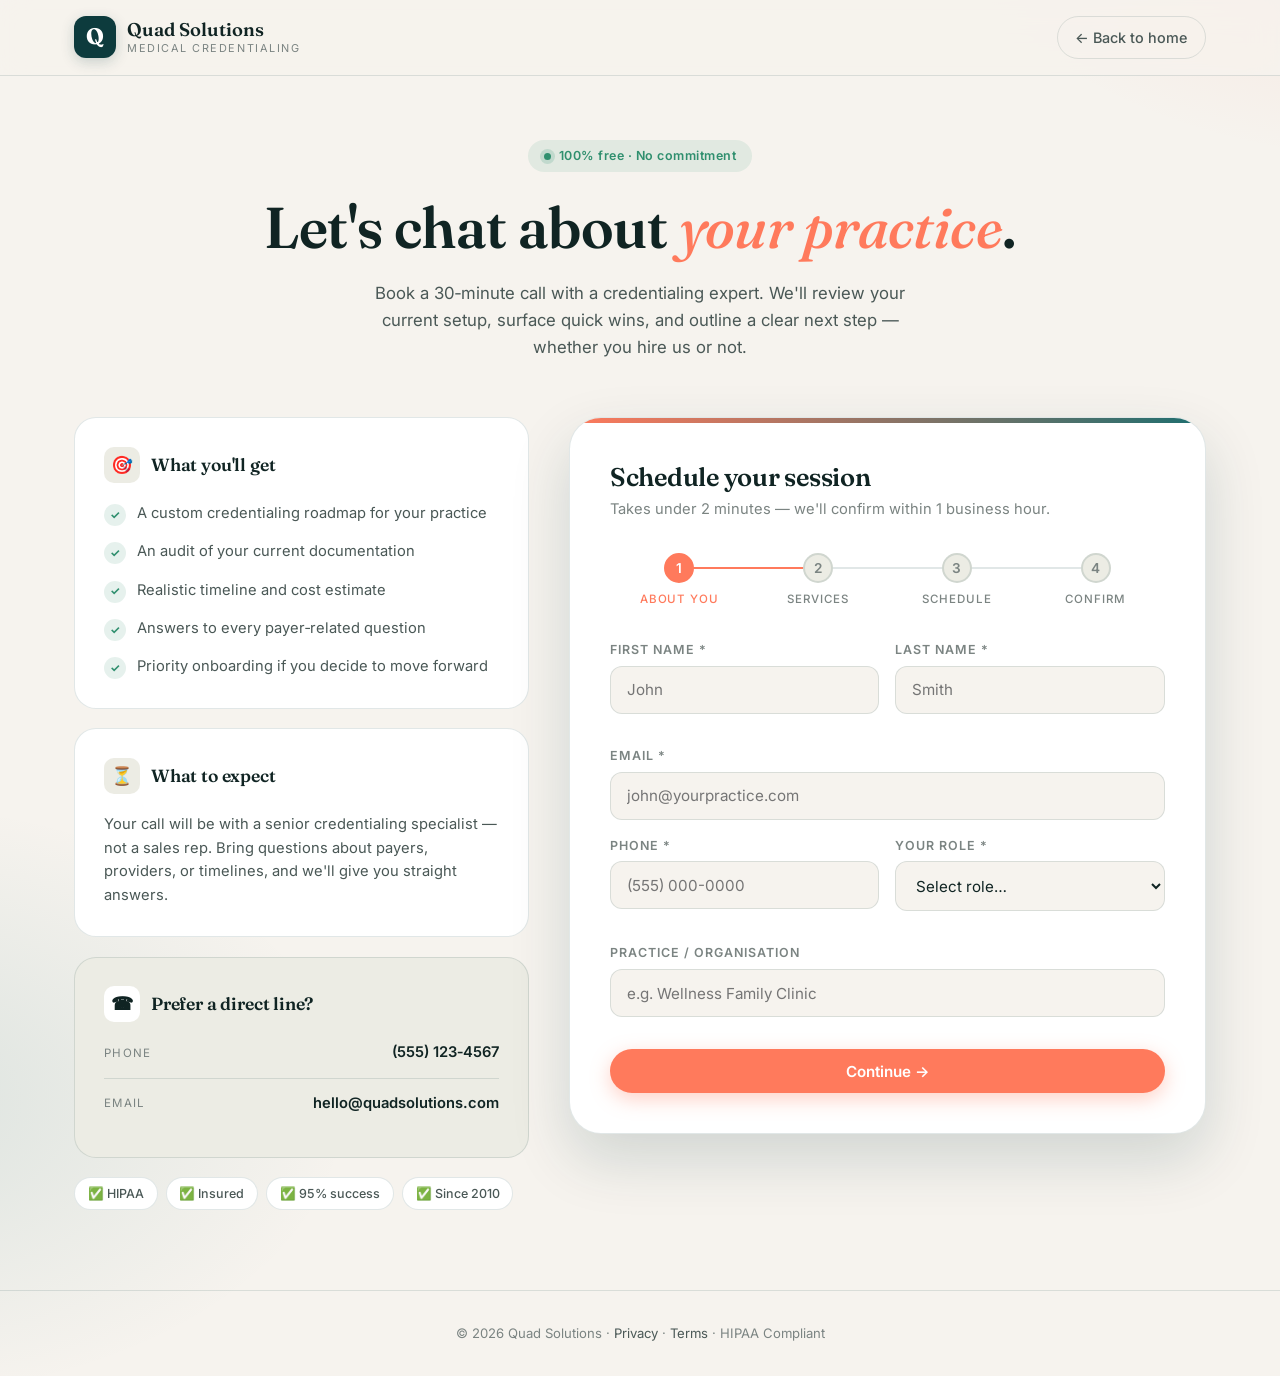
<file: book-consultation.html>
<!doctype html>
<html lang="en">
  <head>
    <meta charset="UTF-8" />
    <meta name="viewport" content="width=device-width, initial-scale=1.0" />
    <title>Book a Free Consultation — Quad Solutions</title>
    <meta
      name="description"
      content="Reserve a free 30-minute consultation with a Quad Solutions credentialing expert."
    />
    <link rel="preconnect" href="https://fonts.googleapis.com" />
    <link rel="preconnect" href="https://fonts.gstatic.com" crossorigin />
    <link
      href="https://fonts.googleapis.com/css2?family=Fraunces:ital,opsz,wght@0,9..144,500;0,9..144,600;0,9..144,700;1,9..144,500&family=Inter:wght@400;500;600;700&display=swap"
      rel="stylesheet"
    />
    <link rel="stylesheet" href="styles.css" />
  </head>
  <body class="booking-body">
    <!-- ========== NAVBAR ========== -->
    <header class="navbar">
      <div class="container nav-inner">
        <a href="index.html" class="brand">
          <div class="brand-mark">Q</div>
          <div class="brand-text">
            <span class="brand-name">Quad Solutions</span>
            <span class="brand-sub">Medical Credentialing</span>
          </div>
        </a>
        <a href="index.html" class="back-link">&larr; Back to home</a>
      </div>
    </header>

    <!-- ========== HEADER ========== -->
    <section class="booking-header">
      <div class="container booking-header-inner">
        <span class="pill">
          <span class="pill-dot"></span>
          100% free &middot; No commitment
        </span>
        <h1>
          Let's chat about <span class="hero-script">your practice</span>.
        </h1>
        <p>
          Book a 30&#8209;minute call with a credentialing expert. We'll review
          your current setup, surface quick wins, and outline a clear next step
          &mdash; whether you hire us or not.
        </p>
      </div>
    </section>

    <!-- ========== BOOKING LAYOUT ========== -->
    <section class="booking-section">
      <div class="container booking-layout">
        <!-- LEFT INFO COLUMN -->
        <aside class="booking-info">
          <div class="info-card">
            <h3><span class="info-icon">&#127919;</span> What you'll get</h3>
            <ul class="benefit-list">
              <li>A custom credentialing roadmap for your practice</li>
              <li>An audit of your current documentation</li>
              <li>Realistic timeline and cost estimate</li>
              <li>Answers to every payer&#8209;related question</li>
              <li>Priority onboarding if you decide to move forward</li>
            </ul>
          </div>

          <div class="info-card">
            <h3><span class="info-icon">&#9203;</span> What to expect</h3>
            <p>
              Your call will be with a senior credentialing specialist &mdash;
              not a sales rep. Bring questions about payers, providers, or
              timelines, and we'll give you straight answers.
            </p>
          </div>

          <div class="info-card info-card-quiet">
            <h3>
              <span class="info-icon">&#9742;</span> Prefer a direct line?
            </h3>
            <a class="quick-link" href="tel:+15551234567">
              <span>Phone</span>
              <strong>(555) 123&#8209;4567</strong>
            </a>
            <a class="quick-link" href="mailto:hello@quadsolutions.com">
              <span>Email</span>
              <strong>hello@quadsolutions.com</strong>
            </a>
          </div>

          <div class="trust-row">
            <span class="trust-pill">&#9989; HIPAA</span>
            <span class="trust-pill">&#9989; Insured</span>
            <span class="trust-pill">&#9989; 95% success</span>
            <span class="trust-pill">&#9989; Since 2010</span>
          </div>
        </aside>

        <!-- RIGHT FORM COLUMN -->
        <div class="booking-form-card">
          <div class="form-bar"></div>

          <div class="form-inner" id="formContainer">
            <h2 class="form-title">Schedule your session</h2>
            <p class="form-subtitle">
              Takes under 2 minutes &mdash; we'll confirm within 1 business
              hour.
            </p>

            <!-- PROGRESS -->
            <ol class="progress" id="progressBar">
              <li class="step active" data-step="1">
                <span>1</span><label>About you</label>
              </li>
              <li class="step" data-step="2">
                <span>2</span><label>Services</label>
              </li>
              <li class="step" data-step="3">
                <span>3</span><label>Schedule</label>
              </li>
              <li class="step" data-step="4">
                <span>4</span><label>Confirm</label>
              </li>
            </ol>

            <!-- STEP 1 -->
            <div class="form-step active" data-step="1">
              <div class="field-row">
                <label class="field">
                  <span>First name *</span>
                  <input type="text" id="firstName" placeholder="John" />
                </label>
                <label class="field">
                  <span>Last name *</span>
                  <input type="text" id="lastName" placeholder="Smith" />
                </label>
              </div>
              <label class="field">
                <span>Email *</span>
                <input
                  type="email"
                  id="email"
                  placeholder="john@yourpractice.com"
                />
              </label>
              <div class="field-row">
                <label class="field">
                  <span>Phone *</span>
                  <input type="tel" id="phone" placeholder="(555) 000-0000" />
                </label>
                <label class="field">
                  <span>Your role *</span>
                  <select id="role">
                    <option value="">Select role&hellip;</option>
                    <option>Healthcare provider</option>
                    <option>Practice manager</option>
                    <option>Administrator</option>
                    <option>Billing specialist</option>
                    <option>Other</option>
                  </select>
                </label>
              </div>
              <label class="field">
                <span>Practice / organisation</span>
                <input
                  type="text"
                  id="practice"
                  placeholder="e.g. Wellness Family Clinic"
                />
              </label>

              <div class="form-nav">
                <button
                  type="button"
                  class="btn btn-primary btn-block"
                  data-action="next"
                >
                  Continue &rarr;
                </button>
              </div>
            </div>

            <!-- STEP 2 -->
            <div class="form-step" data-step="2">
              <div class="field">
                <span class="field-label">Which services interest you? *</span>
                <div class="service-options" id="serviceOptions">
                  <button
                    type="button"
                    class="opt"
                    data-value="Provider Credentialing"
                  >
                    <span class="check-box"></span>Provider Credentialing
                  </button>
                  <button
                    type="button"
                    class="opt"
                    data-value="Insurance Enrollment"
                  >
                    <span class="check-box"></span>Insurance Enrollment
                  </button>
                  <button
                    type="button"
                    class="opt"
                    data-value="Billing Support"
                  >
                    <span class="check-box"></span>Billing Support
                  </button>
                  <button
                    type="button"
                    class="opt"
                    data-value="Compliance & Audits"
                  >
                    <span class="check-box"></span>Compliance &amp; Audits
                  </button>
                  <button
                    type="button"
                    class="opt"
                    data-value="CAQH Profile Management"
                  >
                    <span class="check-box"></span>CAQH Profile Management
                  </button>
                  <button type="button" class="opt" data-value="Document Vault">
                    <span class="check-box"></span>Secure Document Vault
                  </button>
                </div>
              </div>

              <label class="field">
                <span>Number of providers</span>
                <select id="providerCount">
                  <option value="">Select&hellip;</option>
                  <option>1 provider</option>
                  <option>2&ndash;5 providers</option>
                  <option>6&ndash;10 providers</option>
                  <option>11&ndash;25 providers</option>
                  <option>25+ providers</option>
                </select>
              </label>

              <label class="field">
                <span>Anything else we should know?</span>
                <textarea
                  id="notes"
                  rows="4"
                  placeholder="Tell us about your current setup or biggest challenges&hellip;"
                ></textarea>
              </label>

              <div class="form-nav">
                <button type="button" class="btn btn-ghost" data-action="prev">
                  &larr; Back
                </button>
                <button
                  type="button"
                  class="btn btn-primary"
                  data-action="next"
                >
                  Continue &rarr;
                </button>
              </div>
            </div>

            <!-- STEP 3 -->
            <div class="form-step" data-step="3">
              <div class="field">
                <span class="field-label">Pick a date *</span>
                <div class="date-grid" id="dateGrid"></div>
              </div>

              <div class="field">
                <span class="field-label">Pick a time *</span>
                <div class="slot-grid" id="slotGrid"></div>
              </div>

              <label class="field">
                <span>Preferred call type</span>
                <select id="consultType">
                  <option value="Phone Call">&#9742; Phone call</option>
                  <option value="Video Call">
                    &#128187; Video call (Zoom/Meet)
                  </option>
                  <option value="In-Person">
                    &#127973; In&#8209;person visit
                  </option>
                </select>
              </label>

              <div class="form-nav">
                <button type="button" class="btn btn-ghost" data-action="prev">
                  &larr; Back
                </button>
                <button
                  type="button"
                  class="btn btn-primary"
                  data-action="next"
                >
                  Review &rarr;
                </button>
              </div>
            </div>

            <!-- STEP 4 -->
            <div class="form-step" data-step="4">
              <h3 class="review-title">Confirm your details</h3>
              <div class="review-grid" id="reviewGrid"></div>

              <label class="terms">
                <input type="checkbox" id="agree" />
                <span
                  >I agree to the <a href="#">Privacy Policy</a> and consent to
                  being contacted by Quad Solutions.</span
                >
              </label>

              <div class="form-nav">
                <button type="button" class="btn btn-ghost" data-action="prev">
                  &larr; Back
                </button>
                <button type="button" class="btn btn-primary" id="confirmBtn">
                  &#10003; Confirm booking
                </button>
              </div>
            </div>

            <!-- SUCCESS -->
            <div class="form-step success-step" data-step="5">
              <div class="success-icon">
                <svg
                  viewBox="0 0 24 24"
                  fill="none"
                  stroke="currentColor"
                  stroke-width="3"
                  stroke-linecap="round"
                  stroke-linejoin="round"
                >
                  <polyline points="20 6 9 17 4 12"></polyline>
                </svg>
              </div>
              <h3>You're all set!</h3>
              <p>
                Your free consultation has been booked. Look out for a
                confirmation email in the next few minutes.
              </p>
              <div class="review-grid" id="successGrid"></div>
              <a href="index.html" class="btn btn-primary btn-block"
                >Back to home</a
              >
            </div>
          </div>
        </div>
      </div>
    </section>

    <!-- ========== FOOTER ========== -->
    <footer class="page-footer">
      <div class="container">
        <p>
          &copy; <span id="year"></span> Quad Solutions &middot;
          <a href="#">Privacy</a> &middot; <a href="#">Terms</a> &middot; HIPAA
          Compliant
        </p>
      </div>
    </footer>

    <script src="script.js"></script>
  </body>
</html>
</file>
<file: styles.css>
/* ============================================================
   QUAD SOLUTIONS 
   ============================================================ */

:root {
  /* Palette */
  --bg: #f6f3ee; /* warm off-white */
  --bg-card: #ffffff;
  --bg-tint: #ecece4; /* soft sage tint */
  --bg-dark: #0d3b3d; /* deep teal */
  --bg-darker: #082d2f;
  --ink: #102423; /* near-black, slight teal */
  --ink-2: #4a5856;
  --muted: #7b8482;
  --line: rgba(13, 59, 61, 0.12);

  --primary: #ff7a5c; /* coral */
  --primary-2: #ff6446;
  --secondary: #1d6e6f; /* mid teal */
  --accent: #f4d35e; /* warm yellow */
  --green: #2f8f6e; /* sage green */
  --danger: #d6534b;

  --shadow-sm: 0 2px 6px rgba(13, 59, 61, 0.06);
  --shadow-md: 0 10px 30px rgba(13, 59, 61, 0.08);
  --shadow-lg: 0 25px 60px rgba(13, 59, 61, 0.16);

  --radius-sm: 8px;
  --radius: 14px;
  --radius-lg: 22px;
  --radius-xl: 32px;
}

/* ---------- Reset ---------- */
*,
*::before,
*::after {
  box-sizing: border-box;
  margin: 0;
  padding: 0;
}
html {
  scroll-behavior: smooth;
  -webkit-text-size-adjust: 100%;
}
body {
  font-family: "Inter", system-ui, sans-serif;
  background: var(--bg);
  color: var(--ink);
  line-height: 1.6;
  font-size: 16px;
  -webkit-font-smoothing: antialiased;
  overflow-x: hidden;
}
h1,
h2,
h3,
h4 {
  font-family: "Fraunces", "Times New Roman", serif;
  font-weight: 600;
  line-height: 1.15;
  letter-spacing: -0.01em;
  color: var(--ink);
}
img {
  max-width: 100%;
  display: block;
}
a {
  color: var(--secondary);
  text-decoration: none;
  transition: color 0.2s;
}
a:hover {
  color: var(--primary);
}
button {
  font-family: inherit;
  cursor: pointer;
  border: 0;
  background: none;
}

.container {
  width: 100%;
  max-width: 1180px;
  margin: 0 auto;
  padding: 0 1.5rem;
}

/* ---------- Buttons ---------- */
.btn {
  display: inline-flex;
  align-items: center;
  justify-content: center;
  gap: 0.55rem;
  padding: 0.9rem 1.6rem;
  border-radius: 999px;
  font-weight: 600;
  font-size: 0.95rem;
  transition:
    transform 0.2s ease,
    box-shadow 0.2s ease,
    background 0.2s ease,
    color 0.2s ease;
  cursor: pointer;
  white-space: nowrap;
  line-height: 1;
}
.btn-sm {
  padding: 0.6rem 1.1rem;
  font-size: 0.85rem;
}
.btn-block {
  width: 100%;
}
.btn-primary {
  background: var(--primary);
  color: #fff;
  box-shadow: 0 6px 20px rgba(255, 122, 92, 0.35);
}
.btn-primary:hover {
  background: var(--primary-2);
  transform: translateY(-2px);
  box-shadow: 0 12px 28px rgba(255, 122, 92, 0.45);
  color: #fff;
}
.btn-dark {
  background: var(--bg-dark);
  color: #fff;
}
.btn-dark:hover {
  background: var(--bg-darker);
  transform: translateY(-2px);
  color: #fff;
}
.btn-ghost {
  background: transparent;
  color: var(--ink);
  border: 1.5px solid var(--line);
}
.btn-ghost:hover {
  border-color: var(--ink);
  color: var(--ink);
  background: #fff;
}
.btn-arrow {
  transition: transform 0.25s;
}
.btn:hover .btn-arrow {
  transform: translateX(4px);
}

/* ---------- Pills, Kickers ---------- */
.pill {
  display: inline-flex;
  align-items: center;
  gap: 0.5rem;
  background: rgba(47, 143, 110, 0.1);
  color: var(--green);
  padding: 0.4rem 1rem;
  border-radius: 999px;
  font-size: 0.78rem;
  font-weight: 600;
  letter-spacing: 0.04em;
}
.pill-dot {
  width: 7px;
  height: 7px;
  background: var(--green);
  border-radius: 50%;
  box-shadow: 0 0 0 4px rgba(47, 143, 110, 0.18);
}
.kicker {
  display: inline-block;
  font-size: 0.75rem;
  font-weight: 600;
  text-transform: uppercase;
  letter-spacing: 0.18em;
  color: var(--primary);
  margin-bottom: 1rem;
}

/* ============================================================
   ANNOUNCEMENT BAR
   ============================================================ */
.announce {
  background: var(--bg-dark);
  color: #fff;
  font-size: 0.85rem;
}
.announce-inner {
  display: flex;
  align-items: center;
  justify-content: center;
  gap: 0.6rem;
  padding: 0.65rem 1.5rem;
  flex-wrap: wrap;
  text-align: center;
}
.announce-dot {
  width: 8px;
  height: 8px;
  background: var(--accent);
  border-radius: 50%;
  animation: pulseDot 2s infinite;
}
.announce a {
  color: var(--accent);
  font-weight: 600;
  text-decoration: underline;
  text-underline-offset: 2px;
}
.announce a:hover {
  color: #fff;
}
@keyframes pulseDot {
  0%,
  100% {
    transform: scale(1);
    opacity: 1;
  }
  50% {
    transform: scale(1.4);
    opacity: 0.6;
  }
}

/* ============================================================
   NAVBAR
   ============================================================ */
.navbar {
  position: sticky;
  top: 0;
  z-index: 100;
  background: rgba(246, 243, 238, 0.85);
  backdrop-filter: saturate(180%) blur(14px);
  -webkit-backdrop-filter: saturate(180%) blur(14px);
  border-bottom: 1px solid var(--line);
}
.nav-inner {
  display: flex;
  justify-content: space-between;
  align-items: center;
  padding: 1rem 1.5rem;
  gap: 1rem;
}
.brand {
  display: inline-flex;
  align-items: center;
  gap: 0.7rem;
  color: var(--ink);
}
.brand:hover {
  color: var(--ink);
}
.brand-mark {
  width: 42px;
  height: 42px;
  background: var(--bg-dark);
  color: #fff;
  border-radius: 12px;
  display: grid;
  place-items: center;
  font-family: "Fraunces", serif;
  font-weight: 700;
  font-size: 1.4rem;
  box-shadow: 0 4px 14px rgba(13, 59, 61, 0.2);
}
.brand-text {
  display: flex;
  flex-direction: column;
  line-height: 1;
}
.brand-name {
  font-family: "Fraunces", serif;
  font-weight: 600;
  font-size: 1.15rem;
}
.brand-sub {
  font-size: 0.68rem;
  text-transform: uppercase;
  letter-spacing: 0.14em;
  color: var(--muted);
  margin-top: 4px;
}

.nav-links {
  display: flex;
  align-items: center;
  gap: 1.7rem;
}
.nav-links a {
  color: var(--ink-2);
  font-size: 0.92rem;
  font-weight: 500;
  position: relative;
  padding: 0.25rem 0;
}
.nav-links a:not(.btn)::after {
  content: "";
  position: absolute;
  bottom: -2px;
  left: 0;
  right: 0;
  height: 2px;
  background: var(--primary);
  transform: scaleX(0);
  transform-origin: center;
  transition: transform 0.25s ease;
}
.nav-links a:not(.btn):hover {
  color: var(--ink);
}
.nav-links a:not(.btn):hover::after {
  transform: scaleX(1);
}

.back-link {
  display: inline-flex;
  align-items: center;
  gap: 0.4rem;
  color: var(--ink-2);
  font-weight: 500;
  font-size: 0.9rem;
  padding: 0.55rem 1.1rem;
  border: 1.5px solid var(--line);
  border-radius: 999px;
  transition: all 0.2s;
}
.back-link:hover {
  border-color: var(--ink);
  color: var(--ink);
  background: #fff;
}

/* hamburger */
.hamburger {
  display: none;
  flex-direction: column;
  gap: 5px;
  padding: 8px;
  border-radius: 8px;
  border: 1.5px solid var(--line);
  background: #fff;
}
.hamburger span {
  display: block;
  width: 22px;
  height: 2px;
  background: var(--ink);
  border-radius: 2px;
  transition:
    transform 0.25s,
    opacity 0.2s;
}
.hamburger.open span:nth-child(1) {
  transform: translateY(7px) rotate(45deg);
}
.hamburger.open span:nth-child(2) {
  opacity: 0;
}
.hamburger.open span:nth-child(3) {
  transform: translateY(-7px) rotate(-45deg);
}

/* ============================================================
   HERO
   ============================================================ */
.hero {
  position: relative;
  padding: 5rem 0 6rem;
  background:
    linear-gradient(
      180deg,
      rgba(246, 243, 238, 0.92) 0%,
      rgba(246, 243, 238, 0.78) 60%,
      rgba(246, 243, 238, 0.95) 100%
    ),
    radial-gradient(
      1000px 500px at 110% -10%,
      rgba(255, 122, 92, 0.22),
      transparent 60%
    ),
    radial-gradient(
      800px 500px at -10% 110%,
      rgba(29, 110, 111, 0.18),
      transparent 60%
    ),
    url("images/hero.jpg") center / cover no-repeat,
    var(--bg);
  overflow: hidden;
}
.hero::after {
  content: "";
  position: absolute;
  inset: 0;
  background: radial-gradient(
    600px 400px at 50% 100%,
    rgba(246, 243, 238, 0.85),
    transparent 70%
  );
  pointer-events: none;
}
.hero-inner {
  position: relative;
  z-index: 1;
}
.hero-inner {
  display: grid;
  grid-template-columns: 1.25fr 1fr;
  gap: 4rem;
  align-items: center;
}
.hero-copy h1 {
  font-size: clamp(2.4rem, 5vw, 4rem);
  margin: 1.4rem 0 1.5rem;
}
.hero-script {
  font-style: italic;
  font-weight: 500;
  color: var(--primary);
  font-family: "Fraunces", serif;
}
.hero-sub {
  font-size: 1.1rem;
  color: var(--ink-2);
  max-width: 540px;
  margin-bottom: 2rem;
}
.hero-actions {
  display: flex;
  flex-wrap: wrap;
  gap: 1rem;
  margin-bottom: 2.2rem;
}
.hero-trust {
  display: flex;
  flex-wrap: wrap;
  gap: 1.4rem;
  list-style: none;
  font-size: 0.88rem;
  color: var(--ink-2);
}
.hero-trust li {
  display: inline-flex;
  align-items: center;
  gap: 0.45rem;
}
.check {
  display: inline-grid;
  place-items: center;
  width: 18px;
  height: 18px;
  border-radius: 50%;
  background: rgba(47, 143, 110, 0.12);
  color: var(--green);
  font-size: 0.7rem;
  font-weight: 700;
}

.hero-visual {
  position: relative;
  min-height: 540px;
  display: flex;
  align-items: flex-end;
  justify-content: center;
}
.hero-portrait {
  position: absolute;
  bottom: -2rem;
  left: 50%;
  transform: translateX(-50%);
  height: 105%;
  max-height: 620px;
  width: auto;
  z-index: 2;
  filter: drop-shadow(0 30px 40px rgba(13, 59, 61, 0.18));
  pointer-events: none;
}
.hero-blob {
  position: absolute;
  border-radius: 50%;
  filter: blur(2px);
  z-index: 0;
}
.hero-blob-1 {
  width: 420px;
  height: 420px;
  background: radial-gradient(
    circle at 35% 35%,
    rgba(29, 110, 111, 0.32),
    rgba(29, 110, 111, 0.05) 70%,
    transparent
  );
  top: 8%;
  right: 0;
}
.hero-blob-2 {
  width: 260px;
  height: 260px;
  background: radial-gradient(
    circle at 50% 50%,
    rgba(255, 122, 92, 0.35),
    rgba(255, 122, 92, 0.05) 70%,
    transparent
  );
  bottom: -40px;
  left: -20px;
}
.hero-mini-card {
  position: absolute;
  top: 14%;
  left: -10px;
  background: #fff;
  border-radius: var(--radius-lg);
  padding: 1rem 1.1rem;
  box-shadow: var(--shadow-md);
  border: 1px solid var(--line);
  z-index: 3;
  width: 220px;
  transform: rotate(-3deg);
  animation: heroFloat 4s ease-in-out infinite;
}
.hero-mini-label {
  display: block;
  font-size: 0.68rem;
  letter-spacing: 0.1em;
  text-transform: uppercase;
  color: var(--muted);
  margin-bottom: 0.5rem;
}
.hero-mini-row {
  display: flex;
  align-items: center;
  gap: 0.5rem;
  margin-bottom: 0.6rem;
}
.hero-mini-dot {
  width: 9px;
  height: 9px;
  border-radius: 50%;
  background: var(--green);
  box-shadow: 0 0 0 4px rgba(47, 143, 110, 0.18);
}
.hero-mini-text {
  font-size: 0.86rem;
  font-weight: 600;
  color: var(--ink);
}
.hero-mini-bar {
  height: 6px;
  background: rgba(13, 59, 61, 0.08);
  border-radius: 4px;
  overflow: hidden;
}
.hero-mini-bar-fill {
  width: 100%;
  height: 100%;
  background: linear-gradient(90deg, var(--green), var(--secondary));
  border-radius: 4px;
}
@keyframes heroFloat {
  0%,
  100% {
    transform: rotate(-3deg) translateY(0);
  }
  50% {
    transform: rotate(-3deg) translateY(-8px);
  }
}

.hero-card {
  background: #fff;
  border-radius: var(--radius-xl);
  padding: 1.5rem 1.4rem;
  box-shadow: var(--shadow-lg);
  border: 1px solid var(--line);
  position: absolute;
  right: -10px;
  bottom: 6%;
  width: 290px;
  z-index: 3;
  transform: rotate(2deg);
  transition: transform 0.35s ease;
}
.hero-card:hover {
  transform: rotate(0deg) translateY(-4px);
}
.hero-card::before {
  content: "";
  position: absolute;
  inset: -10px -10px auto auto;
  width: 60px;
  height: 60px;
  background: var(--accent);
  border-radius: 50%;
  z-index: -1;
  opacity: 0.85;
}
.hero-card-top {
  display: flex;
  align-items: center;
  gap: 0.8rem;
  margin-bottom: 1.5rem;
}
.hero-card-top strong {
  display: block;
  font-size: 0.95rem;
  color: var(--ink);
}
.hero-card-top span {
  display: block;
  font-size: 0.78rem;
  color: var(--muted);
}
.hero-avatar {
  width: 44px;
  height: 44px;
  border-radius: 50%;
  background: linear-gradient(135deg, var(--secondary), var(--bg-dark));
  color: #fff;
  display: grid;
  place-items: center;
  font-weight: 600;
  font-size: 0.9rem;
  flex-shrink: 0;
}
.hero-avatar-img {
  object-fit: cover;
  border: 2px solid #fff;
  box-shadow: 0 2px 8px rgba(13, 59, 61, 0.15);
}
.badge {
  margin-left: auto;
  background: rgba(47, 143, 110, 0.1);
  color: var(--green);
  padding: 0.25rem 0.7rem;
  border-radius: 999px;
  font-size: 0.7rem;
  font-weight: 600;
}
.hero-quote {
  font-family: "Fraunces", serif;
  font-size: 1.15rem;
  line-height: 1.5;
  color: var(--ink);
  margin-bottom: 1.6rem;
  font-style: italic;
}
.hero-stats {
  display: grid;
  grid-template-columns: repeat(3, 1fr);
  gap: 0.4rem;
  padding-top: 1.1rem;
  border-top: 1px solid var(--line);
}
.hero-stats div {
  text-align: center;
}
.hero-stats strong {
  display: block;
  font-family: "Fraunces", serif;
  font-size: 1.35rem;
  color: var(--ink);
  font-weight: 600;
}
.hero-quote {
  font-size: 0.96rem;
  margin-bottom: 1.1rem;
}
.hero-stats sup {
  font-size: 0.65em;
  color: var(--primary);
}
.hero-stats span {
  display: block;
  font-size: 0.72rem;
  color: var(--muted);
  text-transform: uppercase;
  letter-spacing: 0.08em;
  margin-top: 4px;
}

/* ============================================================
   LOGO STRIP
   ============================================================ */
.logo-strip {
  background: var(--bg-tint);
  padding: 2.5rem 0;
  border-top: 1px solid var(--line);
  border-bottom: 1px solid var(--line);
}
.strip-label {
  text-align: center;
  font-size: 0.78rem;
  text-transform: uppercase;
  letter-spacing: 0.14em;
  color: var(--muted);
  margin-bottom: 1.2rem;
}
.logo-row {
  display: flex;
  flex-wrap: wrap;
  justify-content: center;
  align-items: center;
  gap: 2.5rem 3rem;
  font-family: "Fraunces", serif;
  font-size: 1.3rem;
  font-weight: 600;
  color: rgba(13, 59, 61, 0.45);
  letter-spacing: -0.01em;
}
.logo-row span {
  transition:
    color 0.25s,
    transform 0.25s;
}
.logo-row span:hover {
  color: var(--bg-dark);
  transform: translateY(-2px);
}

/* ============================================================
   SECTIONS
   ============================================================ */
.section {
  padding: 6rem 0;
}
.section-tinted {
  background: var(--bg-tint);
}
.section-dark {
  position: relative;
  background:
    linear-gradient(135deg, rgba(13, 59, 61, 0.88), rgba(13, 59, 61, 0.78)),
    url("images/testimonial.jpg") center / cover no-repeat;
  color: #fff;
  overflow: hidden;
}
.section-dark > .container {
  position: relative;
  z-index: 1;
}

#process {
  position: relative;
  background:
    linear-gradient(
      180deg,
      rgba(238, 234, 226, 0.92),
      rgba(238, 234, 226, 0.85)
    ),
    url("images/process.jpg") center / cover no-repeat;
}
#process > .container {
  position: relative;
  z-index: 1;
}

#contact {
  position: relative;
  background:
    linear-gradient(
      180deg,
      rgba(238, 234, 226, 0.92),
      rgba(238, 234, 226, 0.86)
    ),
    url("images/contact.jpg") center / cover no-repeat;
}
#contact > .container {
  position: relative;
  z-index: 1;
}
.section-dark h1,
.section-dark h2,
.section-dark h3,
.section-dark h4 {
  color: #fff;
}
.section-head {
  text-align: center;
  max-width: 640px;
  margin: 0 auto 3.5rem;
}
.section-head h2 {
  font-size: clamp(2rem, 3.4vw, 2.8rem);
  margin-bottom: 1rem;
}
.section-head p {
  color: var(--ink-2);
  font-size: 1.05rem;
}
.section-head-light p {
  color: rgba(255, 255, 255, 0.7);
}

/* ============================================================
   SERVICES
   ============================================================ */
.service-grid {
  display: grid;
  grid-template-columns: repeat(3, 1fr);
  gap: 1.5rem;
}
.service {
  background: #fff;
  border: 1px solid var(--line);
  border-radius: var(--radius-lg);
  padding: 2rem;
  transition:
    transform 0.3s,
    box-shadow 0.3s,
    border-color 0.3s;
  position: relative;
  overflow: hidden;
}
.service::after {
  content: "";
  position: absolute;
  inset: auto auto -40px -40px;
  width: 120px;
  height: 120px;
  background: var(--primary);
  border-radius: 50%;
  opacity: 0;
  transition:
    opacity 0.4s,
    transform 0.4s;
}
.service:hover {
  transform: translateY(-6px);
  box-shadow: var(--shadow-md);
  border-color: rgba(255, 122, 92, 0.35);
}
.service:hover::after {
  opacity: 0.07;
  transform: scale(1.1);
}
.service-icon {
  width: 52px;
  height: 52px;
  background: linear-gradient(135deg, var(--bg-tint), #fff);
  border: 1px solid var(--line);
  border-radius: 14px;
  display: grid;
  place-items: center;
  font-size: 1.5rem;
  margin-bottom: 1.4rem;
}
.service h3 {
  font-size: 1.2rem;
  margin-bottom: 0.6rem;
}
.service p {
  color: var(--ink-2);
  font-size: 0.94rem;
  margin-bottom: 1.3rem;
}
.learn {
  font-size: 0.88rem;
  font-weight: 600;
  color: var(--primary);
  display: inline-flex;
  align-items: center;
  gap: 0.3rem;
}
.learn:hover {
  color: var(--primary-2);
  transform: translateX(3px);
}

/* ============================================================
   PROCESS / STEPS
   ============================================================ */
.steps {
  list-style: none;
  display: grid;
  grid-template-columns: repeat(4, 1fr);
  gap: 1.2rem;
  counter-reset: step;
  margin-bottom: 3rem;
}
.steps li {
  background: #fff;
  border-radius: var(--radius-lg);
  padding: 2rem 1.6rem;
  border: 1px solid var(--line);
  position: relative;
  transition:
    transform 0.3s,
    box-shadow 0.3s;
}
.steps li:hover {
  transform: translateY(-5px);
  box-shadow: var(--shadow-md);
}
.step-num {
  display: inline-block;
  font-family: "Fraunces", serif;
  font-weight: 600;
  font-size: 2.2rem;
  color: var(--primary);
  margin-bottom: 0.8rem;
}
.steps h3 {
  font-size: 1.1rem;
  margin-bottom: 0.5rem;
}
.steps p {
  color: var(--ink-2);
  font-size: 0.9rem;
}

.cta-banner {
  display: flex;
  align-items: center;
  justify-content: space-between;
  gap: 2rem;
  flex-wrap: wrap;
  background: var(--bg-dark);
  color: #fff;
  border-radius: var(--radius-xl);
  padding: 2.5rem 3rem;
}
.cta-banner h3 {
  color: #fff;
  font-size: 1.5rem;
  margin-bottom: 0.35rem;
}
.cta-banner p {
  color: rgba(255, 255, 255, 0.7);
}

/* ============================================================
   ABOUT
   ============================================================ */
.about-grid {
  display: grid;
  grid-template-columns: 1fr 1.2fr;
  gap: 4rem;
  align-items: center;
  margin-bottom: 3rem;
}
.about-media {
  position: relative;
  aspect-ratio: 4 / 5;
  max-width: 480px;
}
.about-photo {
  position: absolute;
  inset: 0;
  border-radius: var(--radius-lg);
  background: url("images/about.jpg") center / cover no-repeat;
  box-shadow: var(--shadow-md);
  transform: rotate(-1.5deg);
  border: 6px solid #fff;
}
.about-photo::after {
  content: "";
  position: absolute;
  inset: 0;
  border-radius: calc(var(--radius-lg) - 4px);
  background: linear-gradient(160deg, transparent 60%, rgba(13, 59, 61, 0.18));
}
.about-badge {
  position: absolute;
  bottom: -22px;
  right: -22px;
  background: var(--coral);
  color: #fff;
  border-radius: var(--radius-lg);
  padding: 1.1rem 1.4rem;
  text-align: center;
  box-shadow: var(--shadow-md);
  transform: rotate(3deg);
  z-index: 2;
}
.about-badge-num {
  display: block;
  font-family: var(--font-serif);
  font-size: 2rem;
  font-weight: 600;
  line-height: 1;
}
.about-badge-num sup {
  font-size: 0.7rem;
  font-weight: 500;
  margin-left: 2px;
}
.about-badge-label {
  display: block;
  font-size: 0.78rem;
  letter-spacing: 0.08em;
  text-transform: uppercase;
  margin-top: 4px;
  opacity: 0.95;
}
.about-copy h2 {
  font-size: clamp(2rem, 3.4vw, 2.8rem);
  margin-bottom: 1.4rem;
}
.about-copy p {
  color: var(--ink-2);
  margin-bottom: 1.2rem;
  font-size: 1.02rem;
}
.about-copy .btn {
  margin-top: 1rem;
}

.about-stats {
  display: grid;
  grid-template-columns: 1fr 1fr;
  gap: 1rem;
}
.stat-card {
  background: #fff;
  border: 1px solid var(--line);
  border-radius: var(--radius-lg);
  padding: 1.8rem;
  transition:
    transform 0.3s,
    box-shadow 0.3s;
}
.stat-card:hover {
  transform: translateY(-4px);
  box-shadow: var(--shadow-md);
}
.stat-card strong {
  display: block;
  font-family: "Fraunces", serif;
  font-weight: 600;
  font-size: 2.4rem;
  color: var(--ink);
  line-height: 1;
}
.stat-card sup {
  font-size: 0.55em;
  color: var(--primary);
  margin-left: 2px;
}
.stat-card span {
  display: block;
  margin-top: 0.5rem;
  font-size: 0.88rem;
  color: var(--ink-2);
}
.stat-primary {
  background: var(--bg-dark);
  color: #fff;
  border-color: transparent;
  grid-column: span 2;
}
.stat-primary strong {
  color: #fff;
  font-size: 3rem;
}
.stat-primary span {
  color: rgba(255, 255, 255, 0.7);
}

/* ============================================================
   TESTIMONIALS
   ============================================================ */
.quote-grid {
  display: grid;
  grid-template-columns: repeat(3, 1fr);
  gap: 1.4rem;
  align-items: stretch;
}
.quote {
  background: rgba(255, 255, 255, 0.05);
  border: 1px solid rgba(255, 255, 255, 0.1);
  border-radius: var(--radius-lg);
  padding: 2rem;
  display: flex;
  flex-direction: column;
  gap: 1rem;
  transition:
    transform 0.3s,
    background 0.3s;
}
.quote:hover {
  transform: translateY(-4px);
  background: rgba(255, 255, 255, 0.08);
}
.stars {
  color: var(--accent);
  letter-spacing: 3px;
  font-size: 1rem;
}
.quote p {
  font-family: "Fraunces", serif;
  font-size: 1.1rem;
  font-style: italic;
  color: rgba(255, 255, 255, 0.92);
  line-height: 1.5;
  flex: 1;
}
.quote footer {
  border-top: 1px solid rgba(255, 255, 255, 0.1);
  padding-top: 1rem;
  display: flex;
  align-items: center;
  gap: 0.85rem;
}
.quote footer > div {
  display: flex;
  flex-direction: column;
}
.quote-avatar {
  width: 46px;
  height: 46px;
  border-radius: 50%;
  object-fit: cover;
  border: 2px solid rgba(255, 255, 255, 0.85);
  box-shadow: 0 4px 10px rgba(0, 0, 0, 0.18);
  flex-shrink: 0;
}
.quote footer strong {
  font-family: "Inter", sans-serif;
  font-weight: 600;
  color: #fff;
  font-size: 0.95rem;
  display: block;
}
.quote footer span {
  color: rgba(255, 255, 255, 0.65);
  font-size: 0.82rem;
  display: block;
}
.quote-feature {
  background: var(--primary);
  border-color: transparent;
  transform: scale(1.02);
}
.quote-feature:hover {
  background: var(--primary-2);
}
.quote-feature p,
.quote-feature footer strong {
  color: #fff;
}
.quote-feature footer {
  border-color: rgba(255, 255, 255, 0.25);
}
.quote-feature footer span {
  color: rgba(255, 255, 255, 0.8);
}
.quote-feature .stars {
  color: #fff;
}

/* ============================================================
   FAQ
   ============================================================ */
.faq-grid {
  display: grid;
  grid-template-columns: 1fr 1.5fr;
  gap: 4rem;
  align-items: start;
}
.faq-intro h2 {
  font-size: clamp(1.8rem, 3vw, 2.4rem);
  margin-bottom: 1rem;
}
.faq-intro p {
  color: var(--ink-2);
  margin-bottom: 1.5rem;
}
.faq-list {
  display: flex;
  flex-direction: column;
  gap: 0.8rem;
}
.faq-item {
  background: #fff;
  border: 1px solid var(--line);
  border-radius: var(--radius);
  overflow: hidden;
  transition: border-color 0.25s;
}
.faq-item:hover {
  border-color: rgba(255, 122, 92, 0.4);
}
.faq-q {
  width: 100%;
  display: flex;
  justify-content: space-between;
  align-items: center;
  gap: 1rem;
  padding: 1.3rem 1.6rem;
  font-size: 1rem;
  font-weight: 500;
  color: var(--ink);
  text-align: left;
  transition: color 0.25s;
}
.faq-q:hover {
  color: var(--primary);
}
.faq-icon {
  width: 30px;
  height: 30px;
  display: grid;
  place-items: center;
  background: var(--bg-tint);
  color: var(--primary);
  border-radius: 50%;
  font-size: 1.2rem;
  font-weight: 500;
  flex-shrink: 0;
  transition:
    transform 0.3s,
    background 0.25s;
}
.faq-item.open .faq-icon {
  transform: rotate(45deg);
  background: var(--primary);
  color: #fff;
}
.faq-a {
  max-height: 0;
  overflow: hidden;
  transition:
    max-height 0.35s ease,
    padding 0.25s;
}
.faq-a p {
  padding: 0 1.6rem 1.4rem;
  color: var(--ink-2);
  font-size: 0.95rem;
}
.faq-item.open .faq-a {
  max-height: 400px;
}

/* ============================================================
   CONTACT
   ============================================================ */
.contact-grid {
  display: grid;
  grid-template-columns: 1fr 1.1fr;
  gap: 4rem;
  align-items: start;
}
.contact-info h2 {
  font-size: clamp(2rem, 3.4vw, 2.6rem);
  margin-bottom: 1rem;
}
.contact-info p {
  color: var(--ink-2);
  margin-bottom: 2rem;
}
.contact-list {
  list-style: none;
  display: flex;
  flex-direction: column;
  gap: 1.2rem;
  margin-bottom: 2rem;
}
.contact-list li {
  display: grid;
  grid-template-columns: 70px 1fr;
  gap: 1rem;
  padding-bottom: 1.2rem;
  border-bottom: 1px solid var(--line);
}
.contact-list strong {
  font-size: 0.78rem;
  text-transform: uppercase;
  letter-spacing: 0.12em;
  color: var(--muted);
}
.contact-list span {
  color: var(--ink);
  font-weight: 500;
}

.contact-form {
  background: #fff;
  border-radius: var(--radius-xl);
  padding: 2.5rem;
  box-shadow: var(--shadow-md);
  border: 1px solid var(--line);
  display: flex;
  flex-direction: column;
  gap: 1.1rem;
}
.contact-form h3 {
  font-size: 1.4rem;
  margin-bottom: 0.5rem;
}
.form-row {
  display: grid;
  grid-template-columns: 1fr 1fr;
  gap: 1.1rem;
}
.contact-form label,
.field {
  display: flex;
  flex-direction: column;
  gap: 0.35rem;
}
.contact-form span,
.field > span,
.field-label {
  font-size: 0.78rem;
  font-weight: 600;
  text-transform: uppercase;
  letter-spacing: 0.08em;
  color: var(--muted);
}
.contact-form input,
.contact-form select,
.contact-form textarea,
.field input,
.field select,
.field textarea {
  width: 100%;
  padding: 0.85rem 1rem;
  border: 1.5px solid var(--line);
  border-radius: 12px;
  background: var(--bg);
  font-family: inherit;
  font-size: 0.95rem;
  color: var(--ink);
  transition:
    border-color 0.2s,
    background 0.2s,
    box-shadow 0.2s;
  outline: none;
}
.contact-form input:focus,
.contact-form select:focus,
.contact-form textarea:focus,
.field input:focus,
.field select:focus,
.field textarea:focus {
  border-color: var(--primary);
  background: #fff;
  box-shadow: 0 0 0 4px rgba(255, 122, 92, 0.12);
}
.contact-form textarea,
.field textarea {
  resize: vertical;
  min-height: 110px;
}
.form-note {
  text-align: center;
  font-size: 0.8rem;
  color: var(--muted);
}
.form-success {
  display: none;
  align-items: center;
  gap: 0.9rem;
  background: rgba(47, 143, 110, 0.1);
  border: 1px solid rgba(47, 143, 110, 0.3);
  border-radius: 12px;
  padding: 1rem 1.2rem;
  margin-top: 0.5rem;
}
.form-success.show {
  display: flex;
}
.form-success span:first-child {
  width: 32px;
  height: 32px;
  background: var(--green);
  color: #fff;
  border-radius: 50%;
  display: grid;
  place-items: center;
  flex-shrink: 0;
  font-weight: 700;
}
.form-success strong {
  display: block;
  color: var(--ink);
  font-size: 0.92rem;
}
.form-success small {
  color: var(--ink-2);
  font-size: 0.82rem;
}

/* ============================================================
   FOOTER
   ============================================================ */
.footer {
  background: var(--bg-darker);
  color: #fff;
  padding: 4.5rem 0 2rem;
}
.footer-grid {
  display: grid;
  grid-template-columns: 1.5fr repeat(3, 1fr);
  gap: 3rem;
  margin-bottom: 3rem;
}
.footer .brand-name {
  color: #fff;
}
.footer .brand-sub {
  color: rgba(255, 255, 255, 0.5);
}
.footer .brand-mark {
  background: var(--primary);
}
.footer-blurb {
  margin-top: 1.2rem;
  color: rgba(255, 255, 255, 0.65);
  font-size: 0.92rem;
  max-width: 280px;
}
.footer h4 {
  color: #fff;
  font-family: "Inter", sans-serif;
  font-size: 0.82rem;
  text-transform: uppercase;
  letter-spacing: 0.14em;
  margin-bottom: 1.2rem;
}
.footer ul {
  list-style: none;
  display: flex;
  flex-direction: column;
  gap: 0.7rem;
}
.footer ul a {
  color: rgba(255, 255, 255, 0.65);
  font-size: 0.92rem;
  transition:
    color 0.25s,
    padding-left 0.25s;
}
.footer ul a:hover {
  color: var(--primary);
  padding-left: 4px;
}
.footer-bottom {
  display: flex;
  justify-content: space-between;
  flex-wrap: wrap;
  gap: 1rem;
  padding-top: 2rem;
  border-top: 1px solid rgba(255, 255, 255, 0.08);
  font-size: 0.82rem;
  color: rgba(255, 255, 255, 0.5);
}

/* ============================================================
   FLOATING ACTION BUTTON
   ============================================================ */
.fab {
  position: fixed;
  bottom: 1.5rem;
  right: 1.5rem;
  z-index: 90;
  display: inline-flex;
  align-items: center;
  gap: 0.5rem;
  background: var(--bg-dark);
  color: #fff;
  padding: 0.85rem 1.4rem;
  border-radius: 999px;
  font-weight: 600;
  font-size: 0.9rem;
  box-shadow: 0 12px 30px rgba(13, 59, 61, 0.4);
  transition:
    transform 0.25s,
    background 0.25s;
}
.fab:hover {
  background: var(--primary);
  color: #fff;
  transform: translateY(-3px);
}

/* ============================================================
   BOOKING PAGE
   ============================================================ */
.booking-body {
  background:
    radial-gradient(
      800px 500px at 110% -10%,
      rgba(255, 122, 92, 0.14),
      transparent 60%
    ),
    radial-gradient(
      800px 500px at -10% 80%,
      rgba(29, 110, 111, 0.12),
      transparent 60%
    ),
    var(--bg);
  min-height: 100vh;
}
.booking-header {
  padding: 4rem 0 2.5rem;
  text-align: center;
}
.booking-header-inner h1 {
  font-size: clamp(2.4rem, 5vw, 3.6rem);
  margin: 1.4rem 0 1.2rem;
}
.booking-header-inner p {
  max-width: 580px;
  margin: 0 auto;
  color: var(--ink-2);
  font-size: 1.05rem;
}

.booking-section {
  padding: 1rem 0 5rem;
}

.booking-layout {
  display: grid;
  grid-template-columns: 1fr 1.4fr;
  gap: 2.5rem;
  align-items: start;
}

.booking-info {
  display: flex;
  flex-direction: column;
  gap: 1.2rem;
}

.info-card {
  background: #fff;
  border: 1px solid var(--line);
  border-radius: var(--radius-lg);
  padding: 1.8rem;
  transition: border-color 0.25s;
}
.info-card:hover {
  border-color: rgba(255, 122, 92, 0.35);
}
.info-card-quiet {
  background: var(--bg-tint);
}
.info-card h3 {
  display: flex;
  align-items: center;
  gap: 0.7rem;
  font-size: 1.1rem;
  margin-bottom: 1.2rem;
}
.info-card p {
  color: var(--ink-2);
  font-size: 0.92rem;
}
.info-icon {
  width: 36px;
  height: 36px;
  display: grid;
  place-items: center;
  background: var(--bg-tint);
  border-radius: 10px;
  font-size: 1.1rem;
}
.info-card-quiet .info-icon {
  background: #fff;
}

.benefit-list {
  list-style: none;
  display: flex;
  flex-direction: column;
  gap: 0.9rem;
}
.benefit-list li {
  display: flex;
  align-items: flex-start;
  gap: 0.7rem;
  font-size: 0.92rem;
  color: var(--ink-2);
}
.benefit-list li::before {
  content: "\2713";
  width: 22px;
  height: 22px;
  flex-shrink: 0;
  background: rgba(47, 143, 110, 0.12);
  color: var(--green);
  border-radius: 50%;
  display: grid;
  place-items: center;
  font-size: 0.72rem;
  font-weight: 700;
  margin-top: 2px;
}

.quick-link {
  display: flex;
  justify-content: space-between;
  align-items: center;
  padding: 0.8rem 0;
  border-top: 1px solid var(--line);
  color: var(--ink);
  font-size: 0.92rem;
  transition: color 0.2s;
}
.quick-link:first-of-type {
  border-top: 0;
  padding-top: 0;
}
.quick-link:hover {
  color: var(--primary);
}
.quick-link span {
  font-size: 0.72rem;
  text-transform: uppercase;
  letter-spacing: 0.12em;
  color: var(--muted);
}
.quick-link strong {
  font-weight: 600;
}

.trust-row {
  display: flex;
  flex-wrap: wrap;
  gap: 0.5rem;
}
.trust-pill {
  background: #fff;
  border: 1px solid var(--line);
  color: var(--ink-2);
  padding: 0.35rem 0.8rem;
  border-radius: 999px;
  font-size: 0.78rem;
  font-weight: 500;
}

/* form card */
.booking-form-card {
  background: #fff;
  border-radius: var(--radius-xl);
  box-shadow: var(--shadow-lg);
  border: 1px solid var(--line);
  overflow: hidden;
  position: relative;
}
.form-bar {
  height: 5px;
  background: linear-gradient(90deg, var(--primary), var(--secondary));
}
.form-inner {
  padding: 2.5rem;
}
.form-title {
  font-size: 1.6rem;
  margin-bottom: 0.35rem;
}
.form-subtitle {
  color: var(--muted);
  font-size: 0.92rem;
  margin-bottom: 2rem;
}

.progress {
  list-style: none;
  display: flex;
  align-items: flex-start;
  gap: 0;
  margin-bottom: 2rem;
}
.step {
  flex: 1;
  text-align: center;
  position: relative;
  display: flex;
  flex-direction: column;
  align-items: center;
  gap: 0.4rem;
}
.step::after {
  content: "";
  position: absolute;
  top: 14px;
  left: 50%;
  width: 100%;
  height: 2px;
  background: var(--line);
  z-index: 0;
}
.step:last-child::after {
  display: none;
}
.step.done::after,
.step.active::after {
  background: var(--primary);
}
.step span {
  width: 30px;
  height: 30px;
  border-radius: 50%;
  background: var(--bg-tint);
  border: 2px solid var(--line);
  display: grid;
  place-items: center;
  font-size: 0.85rem;
  font-weight: 600;
  color: var(--muted);
  position: relative;
  z-index: 1;
  transition: all 0.25s;
}
.step.active span,
.step.done span {
  background: var(--primary);
  border-color: var(--primary);
  color: #fff;
}
.step label {
  font-size: 0.72rem;
  text-transform: uppercase;
  letter-spacing: 0.08em;
  color: var(--muted);
  font-weight: 500;
  white-space: nowrap;
}
.step.active label,
.step.done label {
  color: var(--primary);
}

/* steps */
.form-step {
  display: none;
  animation: fadeUp 0.35s ease both;
}
.form-step.active {
  display: block;
}
@keyframes fadeUp {
  from {
    opacity: 0;
    transform: translateY(10px);
  }
  to {
    opacity: 1;
    transform: translateY(0);
  }
}

.field {
  margin-bottom: 1rem;
}
.field-row {
  display: grid;
  grid-template-columns: 1fr 1fr;
  gap: 1rem;
  margin-bottom: 1rem;
}

.service-options {
  display: grid;
  grid-template-columns: 1fr 1fr;
  gap: 0.6rem;
  margin-top: 0.4rem;
}
.opt {
  display: flex;
  align-items: center;
  gap: 0.7rem;
  padding: 0.85rem 1rem;
  border: 1.5px solid var(--line);
  border-radius: 12px;
  background: var(--bg);
  font-size: 0.9rem;
  font-weight: 500;
  color: var(--ink);
  text-align: left;
  transition: all 0.2s;
}
.opt:hover {
  border-color: var(--primary);
  color: var(--primary);
}
.opt.checked {
  background: rgba(255, 122, 92, 0.08);
  border-color: var(--primary);
  color: var(--primary);
}
.check-box {
  width: 18px;
  height: 18px;
  flex-shrink: 0;
  border: 2px solid var(--line);
  border-radius: 5px;
  position: relative;
  transition: all 0.2s;
}
.opt.checked .check-box {
  background: var(--primary);
  border-color: var(--primary);
}
.opt.checked .check-box::after {
  content: "";
  position: absolute;
  inset: 2px 4px;
  border-right: 2px solid #fff;
  border-bottom: 2px solid #fff;
  transform: rotate(45deg);
  width: 5px;
  height: 9px;
}

.date-grid {
  display: grid;
  grid-template-columns: repeat(5, 1fr);
  gap: 0.55rem;
  margin-top: 0.4rem;
}
.date-btn {
  padding: 0.8rem 0.4rem;
  border: 1.5px solid var(--line);
  border-radius: 12px;
  background: var(--bg);
  text-align: center;
  cursor: pointer;
  transition: all 0.2s;
  font-family: inherit;
}
.date-btn:hover {
  border-color: var(--primary);
}
.date-btn .day-name {
  display: block;
  font-size: 0.7rem;
  color: var(--muted);
  text-transform: uppercase;
  letter-spacing: 0.08em;
}
.date-btn .day-num {
  display: block;
  font-family: "Fraunces", serif;
  font-size: 1.2rem;
  font-weight: 600;
  color: var(--ink);
  margin: 0.15rem 0;
}
.date-btn .month {
  display: block;
  font-size: 0.68rem;
  color: var(--muted);
}
.date-btn.selected {
  background: var(--primary);
  border-color: var(--primary);
}
.date-btn.selected * {
  color: #fff !important;
}

.slot-grid {
  display: grid;
  grid-template-columns: repeat(3, 1fr);
  gap: 0.55rem;
  margin-top: 0.4rem;
}
.slot-btn {
  padding: 0.65rem 0.4rem;
  border: 1.5px solid var(--line);
  border-radius: 10px;
  background: var(--bg);
  font-size: 0.85rem;
  font-weight: 500;
  color: var(--ink-2);
  cursor: pointer;
  transition: all 0.2s;
  font-family: inherit;
}
.slot-btn:hover:not(:disabled) {
  border-color: var(--primary);
  color: var(--primary);
}
.slot-btn.selected {
  background: var(--primary);
  border-color: var(--primary);
  color: #fff;
}
.slot-btn:disabled {
  opacity: 0.4;
  cursor: not-allowed;
  text-decoration: line-through;
}

.form-nav {
  display: flex;
  justify-content: space-between;
  gap: 1rem;
  margin-top: 2rem;
}
.form-nav .btn-primary {
  flex: 1;
}

.review-title {
  font-size: 1.2rem;
  margin-bottom: 1rem;
}
.review-grid {
  background: var(--bg);
  border-radius: 12px;
  padding: 1.2rem 1.4rem;
  display: flex;
  flex-direction: column;
  gap: 0.7rem;
  margin-bottom: 1rem;
}
.review-grid div {
  display: flex;
  justify-content: space-between;
  gap: 1rem;
  font-size: 0.9rem;
  padding-bottom: 0.7rem;
  border-bottom: 1px solid var(--line);
}
.review-grid div:last-child {
  border-bottom: 0;
  padding-bottom: 0;
}
.review-grid div span:first-child {
  color: var(--muted);
  text-transform: uppercase;
  font-size: 0.72rem;
  letter-spacing: 0.08em;
  font-weight: 500;
}
.review-grid div span:last-child {
  color: var(--ink);
  font-weight: 600;
  text-align: right;
}

.terms {
  display: flex;
  align-items: flex-start;
  gap: 0.7rem;
  margin-top: 1rem;
  font-size: 0.9rem;
  color: var(--ink-2);
  cursor: pointer;
}
.terms input {
  margin-top: 3px;
  accent-color: var(--primary);
  width: 16px;
  height: 16px;
}
.terms a {
  color: var(--primary);
}

.success-step {
  text-align: center;
}
.success-step .success-icon {
  width: 80px;
  height: 80px;
  margin: 0 auto 1.5rem;
  background: linear-gradient(135deg, var(--primary), #ff9b80);
  border-radius: 50%;
  display: grid;
  place-items: center;
  color: #fff;
  box-shadow: 0 0 0 10px rgba(255, 122, 92, 0.15);
  animation: popIn 0.4s ease both;
}
.success-step .success-icon svg {
  width: 38px;
  height: 38px;
}
.success-step h3 {
  font-size: 1.5rem;
  margin-bottom: 0.5rem;
}
.success-step > p {
  color: var(--ink-2);
  margin: 0 auto 1.5rem;
  max-width: 360px;
}
@keyframes popIn {
  from {
    transform: scale(0.6);
    opacity: 0;
  }
  to {
    transform: scale(1);
    opacity: 1;
  }
}

.page-footer {
  text-align: center;
  padding: 2rem 0;
  border-top: 1px solid var(--line);
  color: var(--muted);
  font-size: 0.82rem;
}
.page-footer a {
  color: var(--ink-2);
}
.page-footer a:hover {
  color: var(--primary);
}

/* ============================================================
   RESPONSIVE
   ============================================================ */
@media (max-width: 1024px) {
  .hero-inner {
    gap: 2.5rem;
  }
  .service-grid {
    grid-template-columns: repeat(2, 1fr);
  }
  .steps {
    grid-template-columns: repeat(2, 1fr);
  }
  .quote-grid {
    grid-template-columns: 1fr;
  }
  .quote-feature {
    transform: none;
  }
  .footer-grid {
    grid-template-columns: 1fr 1fr;
  }
  .booking-layout {
    grid-template-columns: 1fr;
  }
  .booking-info {
    order: 2;
  }
}

@media (max-width: 768px) {
  .hamburger {
    display: flex;
  }
  .nav-links {
    position: absolute;
    top: 100%;
    left: 0;
    right: 0;
    flex-direction: column;
    align-items: stretch;
    gap: 0;
    background: #fff;
    border-bottom: 1px solid var(--line);
    padding: 1rem 1.5rem 1.5rem;
    box-shadow: var(--shadow-md);
    transform: translateY(-10px);
    opacity: 0;
    pointer-events: none;
    transition:
      opacity 0.25s,
      transform 0.25s;
  }
  .nav-links.open {
    opacity: 1;
    transform: translateY(0);
    pointer-events: auto;
  }
  .nav-links a:not(.btn) {
    padding: 0.9rem 0;
    border-bottom: 1px solid var(--line);
    font-size: 1rem;
  }
  .nav-links a:not(.btn)::after {
    display: none;
  }
  .nav-links .btn {
    margin-top: 0.8rem;
    padding: 0.9rem 1rem;
  }

  .hero {
    padding: 3.5rem 0 4rem;
  }
  .hero-inner {
    grid-template-columns: 1fr;
  }
  .hero-card {
    transform: rotate(0);
    max-width: 460px;
    margin: 0 auto;
  }

  .section {
    padding: 4.5rem 0;
  }
  .service-grid {
    grid-template-columns: 1fr;
  }
  .steps {
    grid-template-columns: 1fr;
  }
  .cta-banner {
    padding: 2rem 1.5rem;
    flex-direction: column;
    text-align: center;
  }

  .about-grid {
    grid-template-columns: 1fr;
    gap: 2rem;
  }
  .about-stats {
    grid-template-columns: 1fr 1fr;
  }

  .faq-grid {
    grid-template-columns: 1fr;
    gap: 2rem;
  }
  .contact-grid {
    grid-template-columns: 1fr;
    gap: 2.5rem;
  }
  .form-row {
    grid-template-columns: 1fr;
  }
  .footer-grid {
    grid-template-columns: 1fr 1fr;
    gap: 2rem;
  }
  .footer-bottom {
    justify-content: center;
    text-align: center;
  }

  .booking-header {
    padding: 2.5rem 0 1.5rem;
  }
  .form-inner {
    padding: 1.8rem 1.4rem;
  }
  .field-row {
    grid-template-columns: 1fr;
  }
  .service-options {
    grid-template-columns: 1fr;
  }
  .date-grid {
    grid-template-columns: repeat(4, 1fr);
  }
  .slot-grid {
    grid-template-columns: repeat(2, 1fr);
  }
  .step label {
    font-size: 0;
  }
}

@media (max-width: 480px) {
  .container {
    padding: 0 1.1rem;
  }
  .stat-primary {
    grid-column: span 1;
  }
  .about-stats {
    grid-template-columns: 1fr;
  }
  .footer-grid {
    grid-template-columns: 1fr;
  }
  .hero-stats {
    grid-template-columns: 1fr 1fr 1fr;
    gap: 0.3rem;
  }
  .hero-stats strong {
    font-size: 1.3rem;
  }
}
</file>
